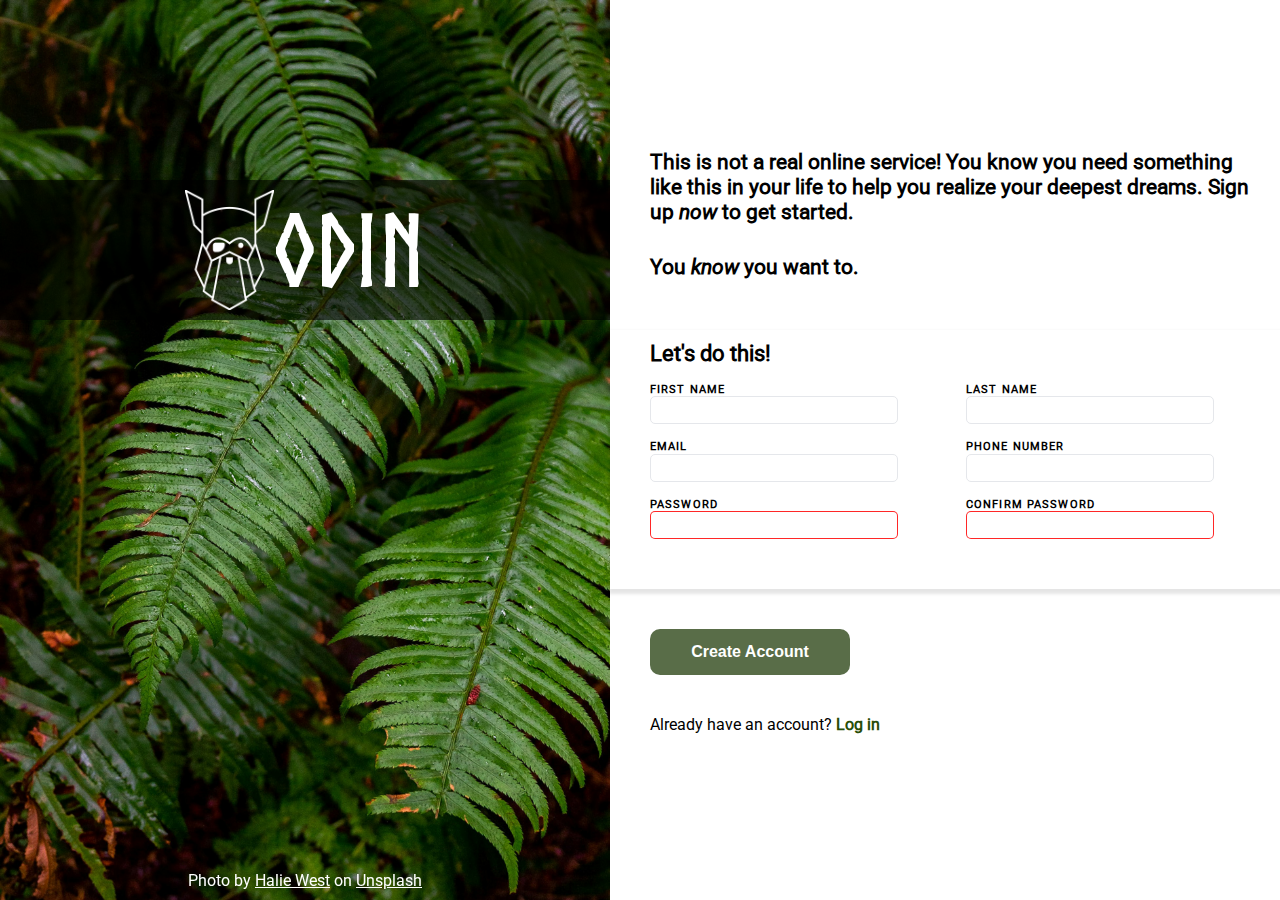
<file: index.html>
<!DOCTYPE html>
<html lang="en">
<head>
  <meta charset="UTF-8">
  <meta name="viewport" content="width=device-width, initial-scale=1.0">
  <link rel="stylesheet" href="style.css">
  <script src="./script.js"></script>
  <title>Sign Up</title>
</head>
<body>
  <div class="background">
    <div class="background__odin-banner">
      <img src="./images/odin-lined.png" alt="Odin logo">ODIN
    </div>
    <div class="background__photo-credit">
      Photo by <a
        href="https://unsplash.com/@haliewestphoto?utm_content=creditCopyText&utm_medium=referral&utm_source=unsplash">
        Halie West</a> on <a
        href="https://unsplash.com/photos/green-leaf-plant-in-close-up-photography-25xggax4bSA?utm_content=creditCopyText&utm_medium=referral&utm_source=unsplash">
        Unsplash</a>
    </div>
  </div>
  <form action="" method="get" class="sign-up-form" autocomplete="off">
    <div class="sign-up-form__info-text">
      <p>
        This is not a real online service! You know you need something like
        this in your life to help you realize your deepest dreams. Sign up
        <em>now</em> to get started.
      </p>
      <p>You <em>know</em> you want to.</p>
    </div>
    <div class="sign-up-form__input-fields">
      <h1>Let's do this!</h1>
      <div class="input-field">
        <label for="first_name">FIRST NAME</label>
        <input type="text" id="first_name" name="first_name" required
          maxlength="35">
      </div>
      <div class="input-field">
        <label for="last_name">LAST NAME</label>
        <input type="text" id="last_name" name="last_name" required
          maxlength="35">
      </div>
      <div class="input-field">
        <label for="email">EMAIL</label>
        <input type="email" id="email" name="email" required maxlength="254"
          autocomplete="new-password">
      </div>
      <div class="input-field">
        <label for="phone">PHONE NUMBER</label>
        <input type="tel" id="phone" name="phone" required maxlength="19"
          pattern="(\+[0-9]{1,3} )?([0-9][ \-]?){4,12}">
      </div>
      <div class="input-field">
        <label for="password">PASSWORD</label>
        <input type="password" id="password" name="password" required
          minlength="8" maxlength="64">
      </div>
      <div class="input-field">
        <label for="password_confirm">CONFIRM PASSWORD</label>
        <input type="password" id="password_confirm" name="password_confirm"
          required minlength="8" maxlength="64">
      </div>
    </div>
    <button type="submit">Create Account</button>
    <p class="sign-in-text">Already have an account? <a href="">Log in</a></p>
  </form>
</body>
</html>
</file>
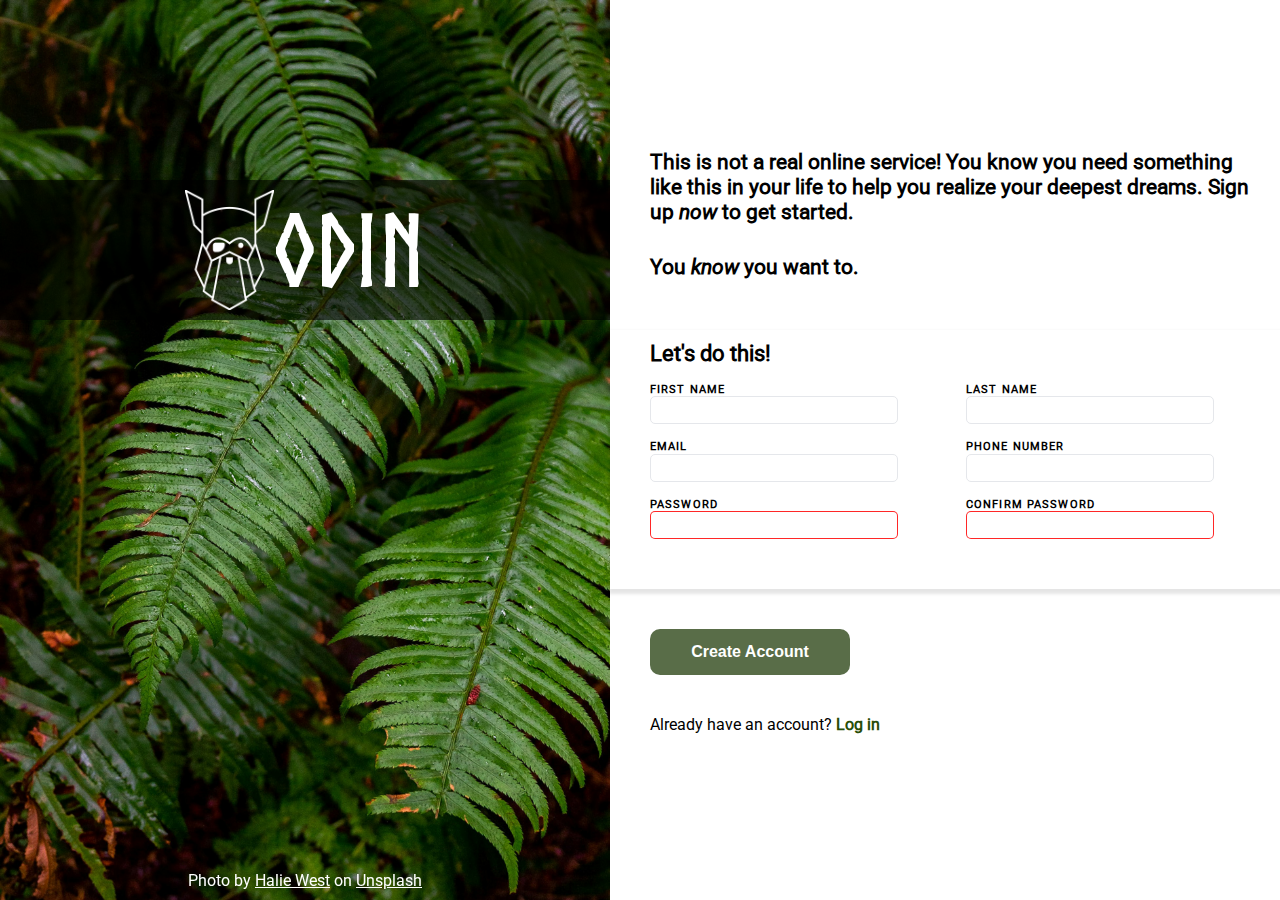
<file: sign_up_form.html>
<!DOCTYPE html>
<html lang="en">
<head>
  <meta charset="UTF-8">
  <meta name="viewport" content="width=device-width, initial-scale=1.0">
  <link rel="stylesheet" href="style.css">
  <script src="./script.js"></script>
  <title>Sign Up</title>
</head>
<body>
  <div class="background">
    <div class="background__odin-banner">
      <img src="./images/odin-lined.png" alt="Odin logo">ODIN
    </div>
    <div class="background__photo-credit">
      Photo by <a
        href="https://unsplash.com/@haliewestphoto?utm_content=creditCopyText&utm_medium=referral&utm_source=unsplash">
        Halie West</a> on <a
        href="https://unsplash.com/photos/green-leaf-plant-in-close-up-photography-25xggax4bSA?utm_content=creditCopyText&utm_medium=referral&utm_source=unsplash">
        Unsplash</a>
    </div>
  </div>
  <form action="" method="get" class="sign-up-form" autocomplete="off">
    <div class="sign-up-form__info-text">
      <p>
        This is not a real online service! You know you need something like
        this in your life to help you realize your deepest dreams. Sign up
        <em>now</em> to get started.
      </p>
      <p>You <em>know</em> you want to.</p>
    </div>
    <div class="sign-up-form__input-fields">
      <h1>Let's do this!</h1>
      <div class="input-field">
        <label for="first_name">FIRST NAME</label>
        <input type="text" id="first_name" name="first_name" required>
      </div>
      <div class="input-field">
        <label for="last_name">LAST NAME</label>
        <input type="text" id="last_name" name="last_name" required>
      </div>
      <div class="input-field">
        <label for="email">EMAIL</label>
        <input type="email" id="email" name="email" required
          autocomplete="new-password">
      </div>
      <div class="input-field">
        <label for="phone">PHONE NUMBER</label>
        <input type="tel" id="phone" name="phone" required
          pattern="(\+[0-9]{1,3} )?([0-9][ \-]?){4,12}">
      </div>
      <div class="input-field">
        <label for="password">PASSWORD</label>
        <input type="password" id="password" name="password" required>
      </div>
      <div class="input-field">
        <label for="password_confirm">CONFIRM PASSWORD</label>
        <input type="password" id="password_confirm" name="password_confirm"
          required>
      </div>
    </div>
    <button type="submit">Create Account</button>
    <p class="sign-in-text">Already have an account? <a href="">Log in</a></p>
  </form>
</body>
</html>
</file>
<file: style.css>
@font-face {
  font-family: "Roboto";
  src:
    url("./fonts/Roboto-Regular.woff2") format("woff2"),
    url("./fonts/Roboto-Regular.woff") format("woff");
  font-style: normal;
}

@font-face {
  font-family: "Roboto";
  src:
    url("./fonts/Roboto-Italic.woff2") format("woff2"),
    url("./fonts/Roboto-Italic.woff") format("woff");
  font-style: italic;
}

@font-face {
  font-family: "Norse";
  src:
    url("./fonts/Norse-Bold.woff2") format("woff2"),
    url("./fonts/Norse-Bold.woff") format("woff");
}

* {
  margin: 0;
}

body {
  line-height: 1.2;
  background-color: #f9fafb;
  font-family: "Roboto";
  background: no-repeat url("./images/background.jpg");
  background-size: 610px auto;
  display: flex;
  height: 100vh;
  width: 100vw;
  min-height: 750px;
}

.background {
  display: flex;
  flex-direction: column;
  justify-content: space-between;
}

.background__odin-banner {
  background-color: rgba(0, 0, 0, 0.6);
  color: white;
  width: 610px;
  height: 140px;
  margin-top: 180px;
  display: flex;
  justify-content: center;
  align-items: center;
  font-family: "Norse";
  font-size: 100px;
}

.background__odin-banner img {
  height: 120px;
}

.background__photo-credit {
  color: white;
  text-align: center;
  position: sticky;
  bottom: 10px;
}

.background__photo-credit a {
  color: white;
}

.sign-up-form__info-text {
  margin: 150px 40px 50px;
  font-weight: bold;
  font-size: 1.3em;
  width: 50ch;
}

.sign-up-form__info-text p:last-child {
  margin-top: 30px;
}

.sign-up-form__input-fields {
  background-color: #ffffff;
  box-shadow: 1px 3px 3px 2px rgba(0, 0, 0, 0.1);
  padding: 10px 40px 50px;
  display: grid;
  grid-template-columns: 300px 300px;
  gap: 16px;
  min-width: fit-content;
}

.sign-up-form__input-fields h1 {
  grid-column: 1 / 3;
  font-size: 1.4em;
  font-weight: bold;
}

.input-field {
  display: flex;
  flex-direction: column;
}

.input-field label {
  letter-spacing: 0.1em;
  font-size: 0.7em;
  font-weight: bold;
}

.input-field input {
  width: 230px;
  padding: 5px 8px;
  font-size: 0.9em;
  border: 1px solid #E5E7EB;
  border-radius: 5px;
}

.input-field input:focus {
  border: 1px solid blue;
  outline: none;
  box-shadow: 1px 1px 1px 1px rgba(0, 0, 0, 0.1);
}

input[type="password"]:invalid {
  border: 1px solid rgba(255, 0, 0, 0.849);
}

.sign-up-form button[type="submit"] {
  margin: 40px;
  padding: 14px 40px;
  font-size: 1em;
  font-weight: bold;
  color: white;
  background-color: #596D48;
  border: none;
  border-radius: 10px;
  cursor: pointer;
  min-width: 200px;
}

.sign-in-text {
  margin-left: 40px;
  white-space: nowrap;
}

.sign-in-text a {
  color: #284d08;
  text-decoration: none;
  font-weight: bold;
}
</file>
